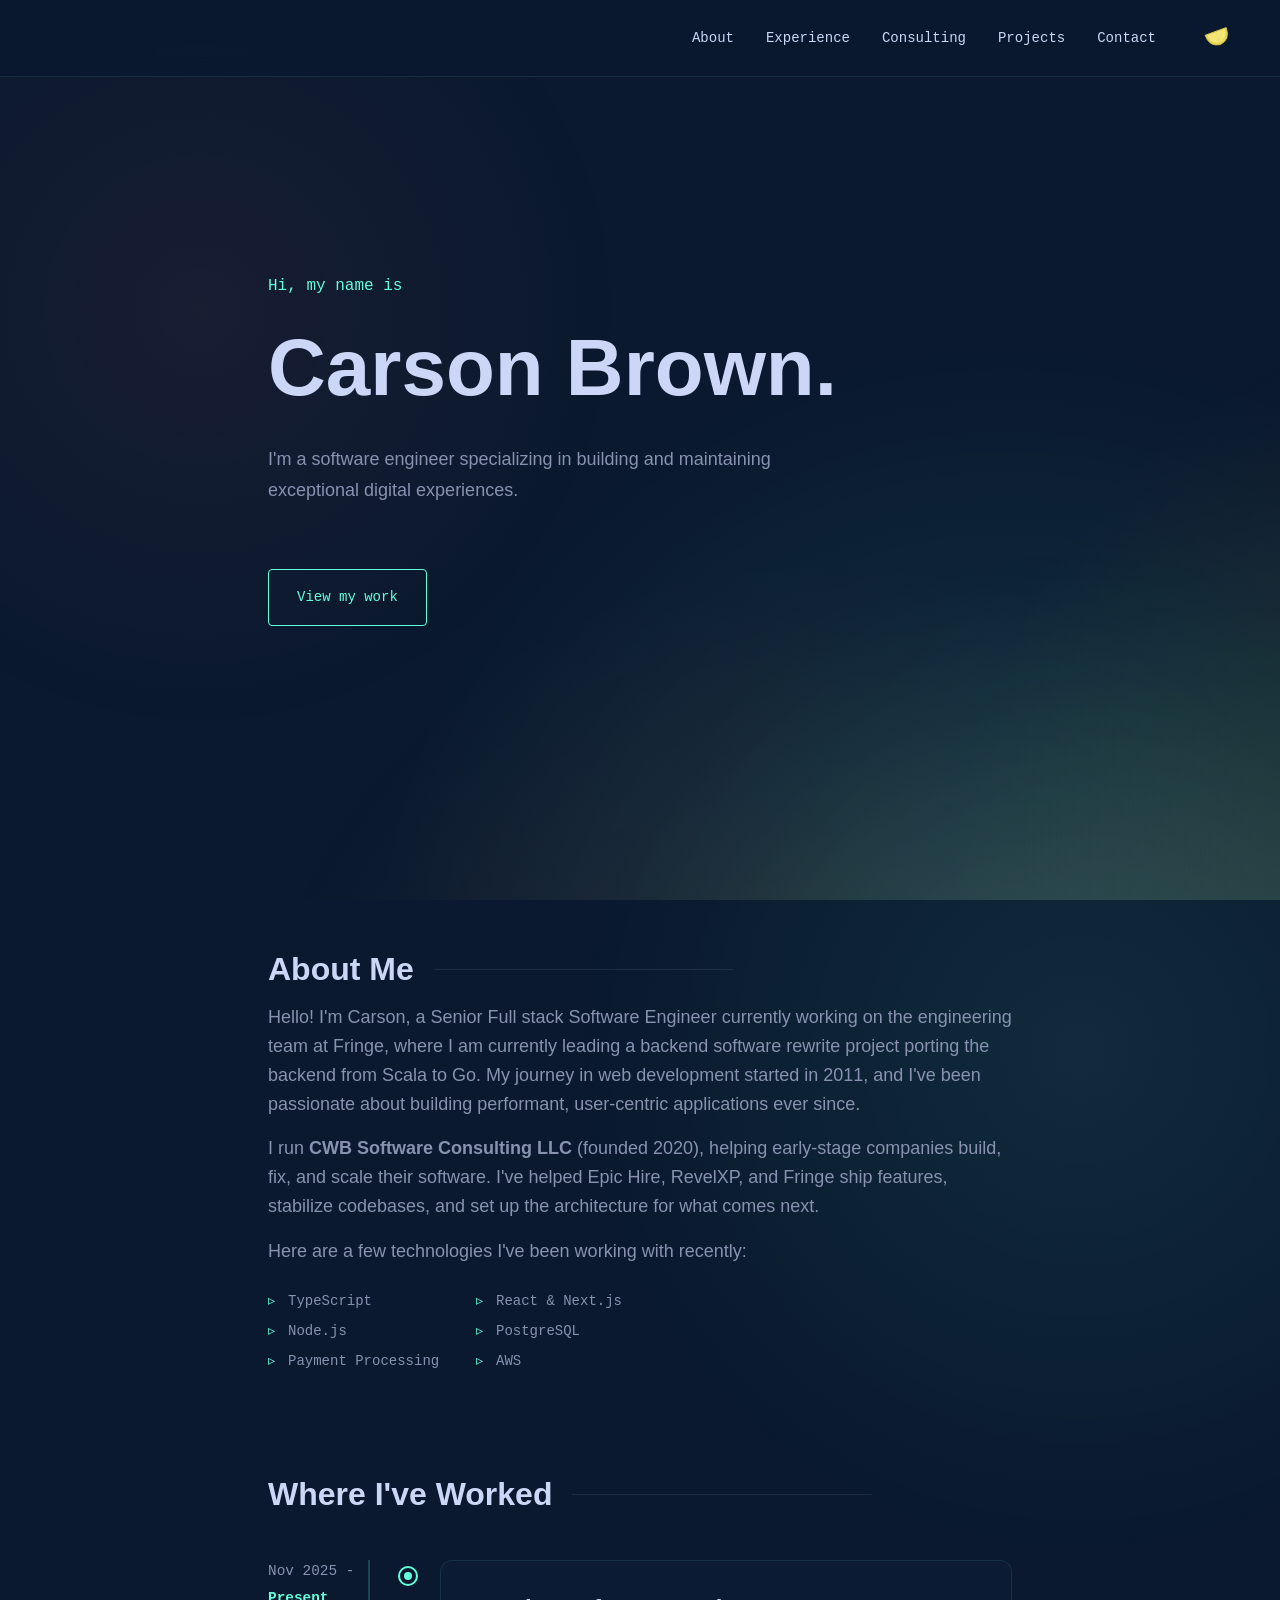
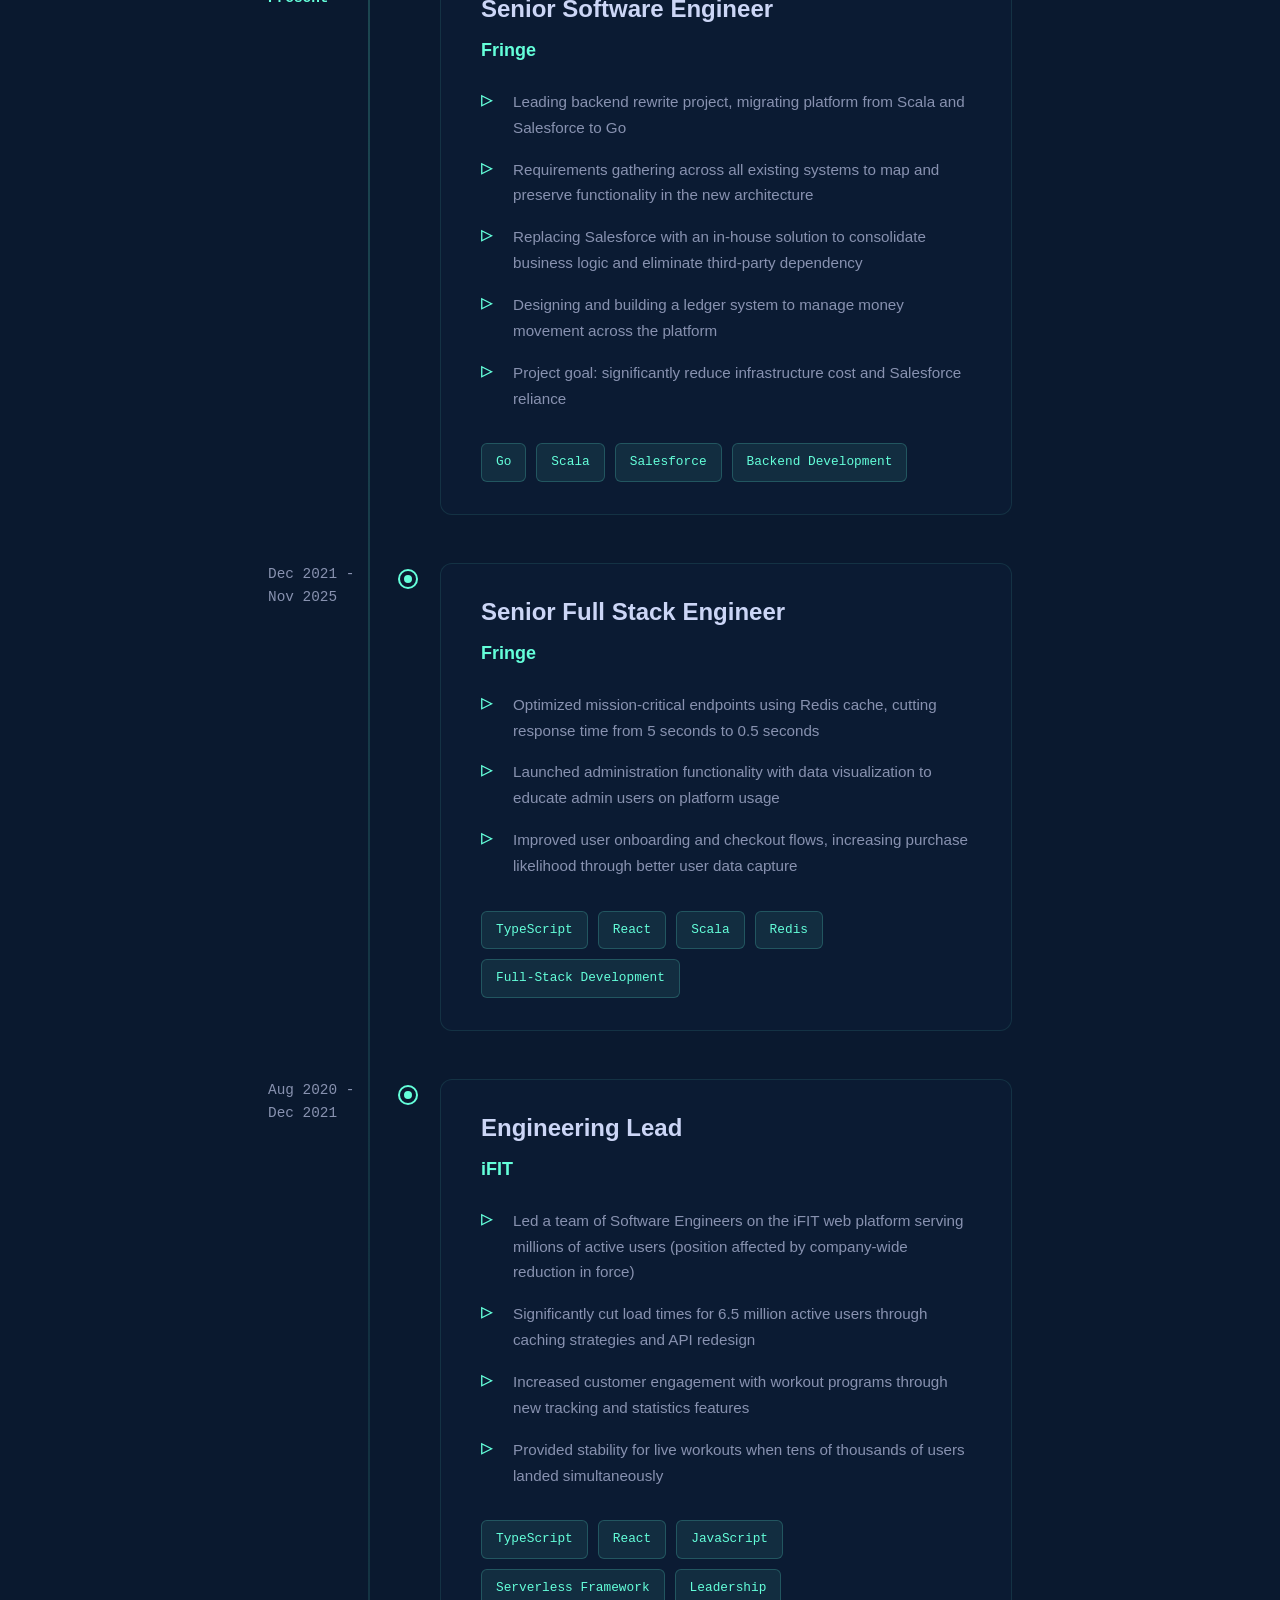
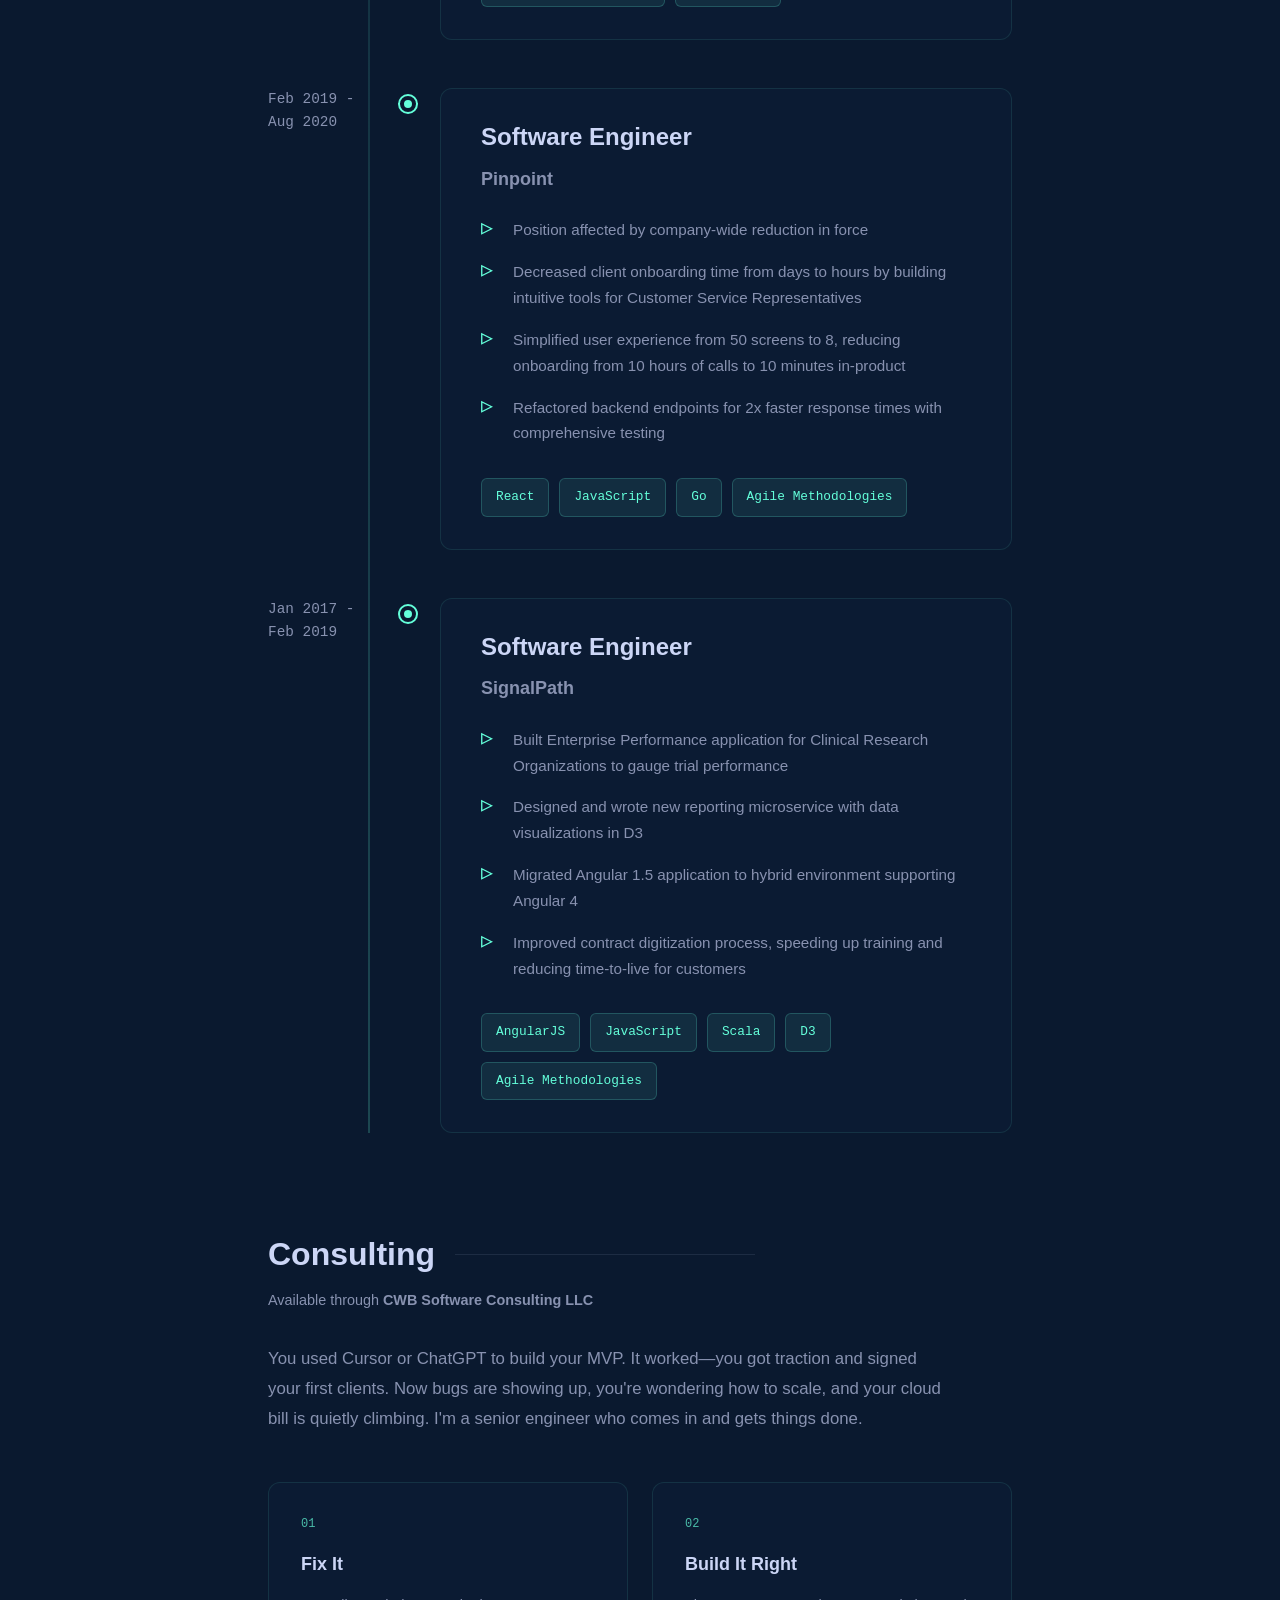
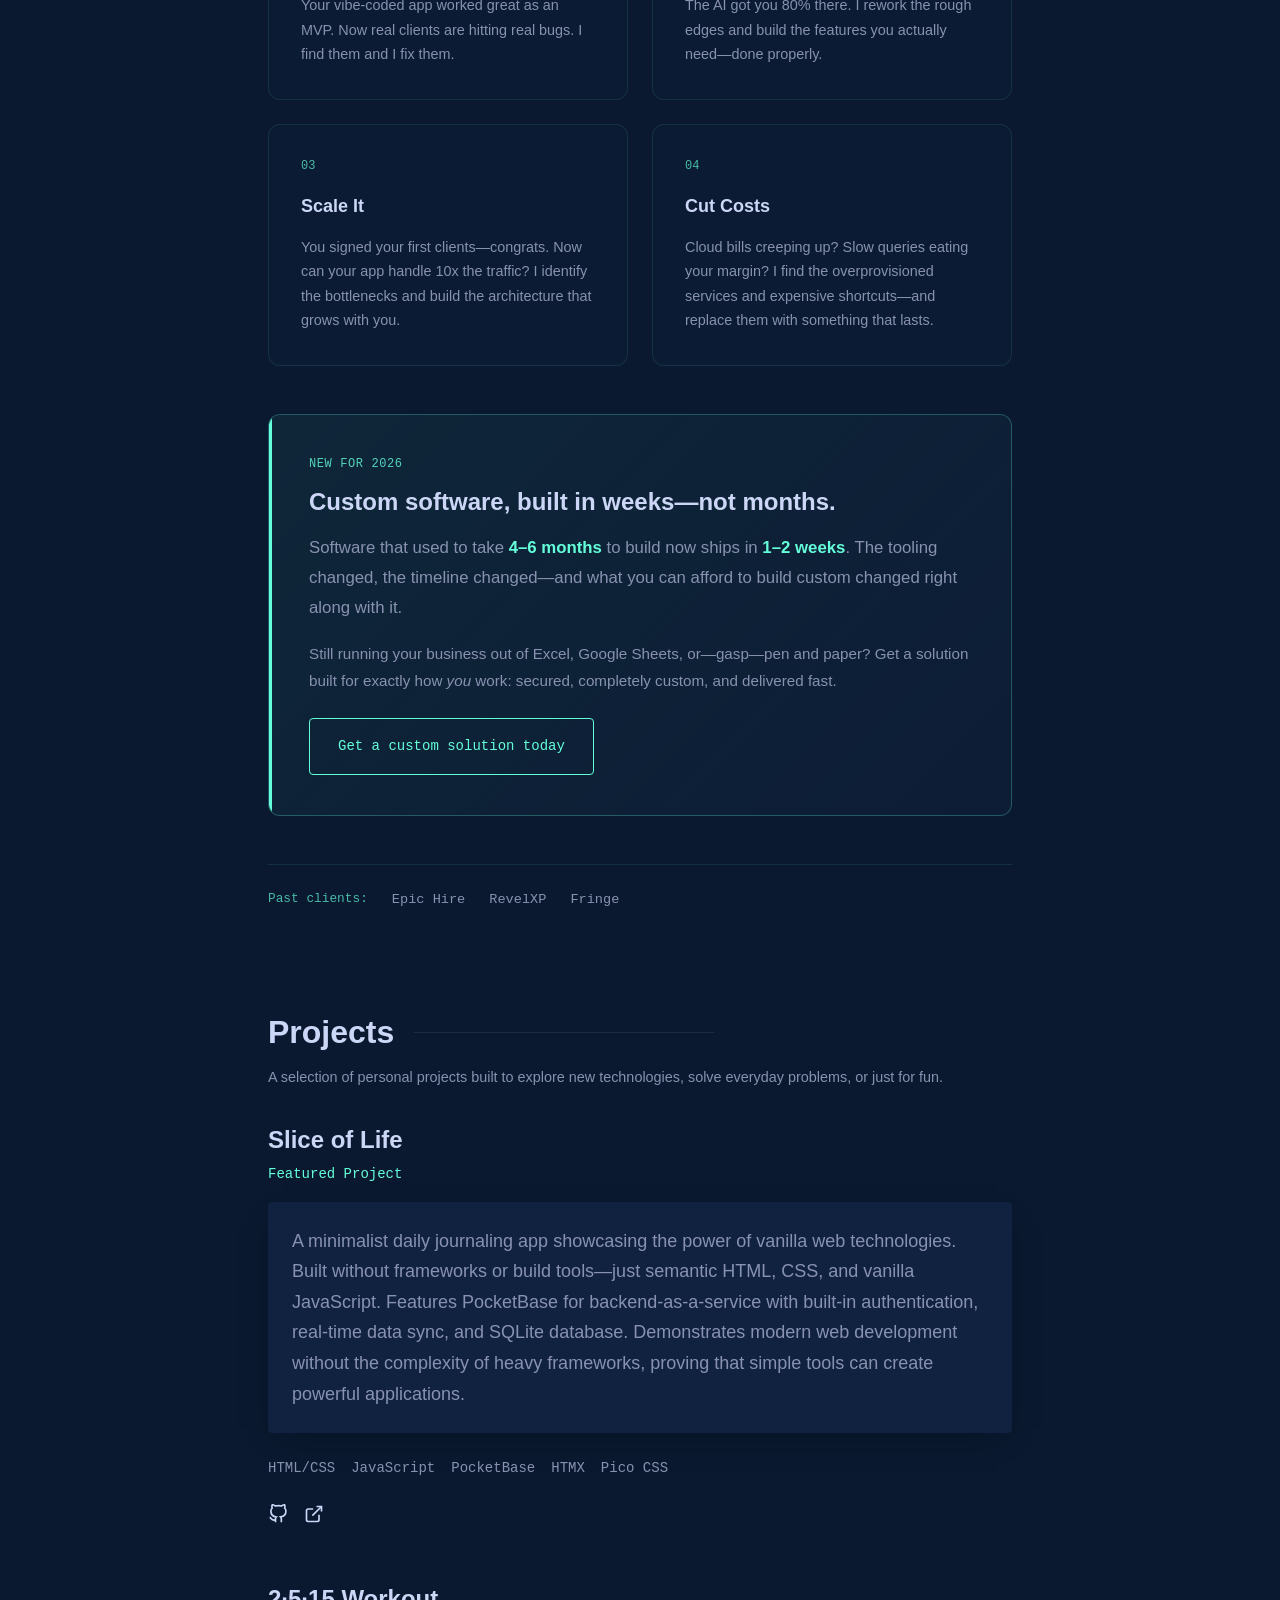
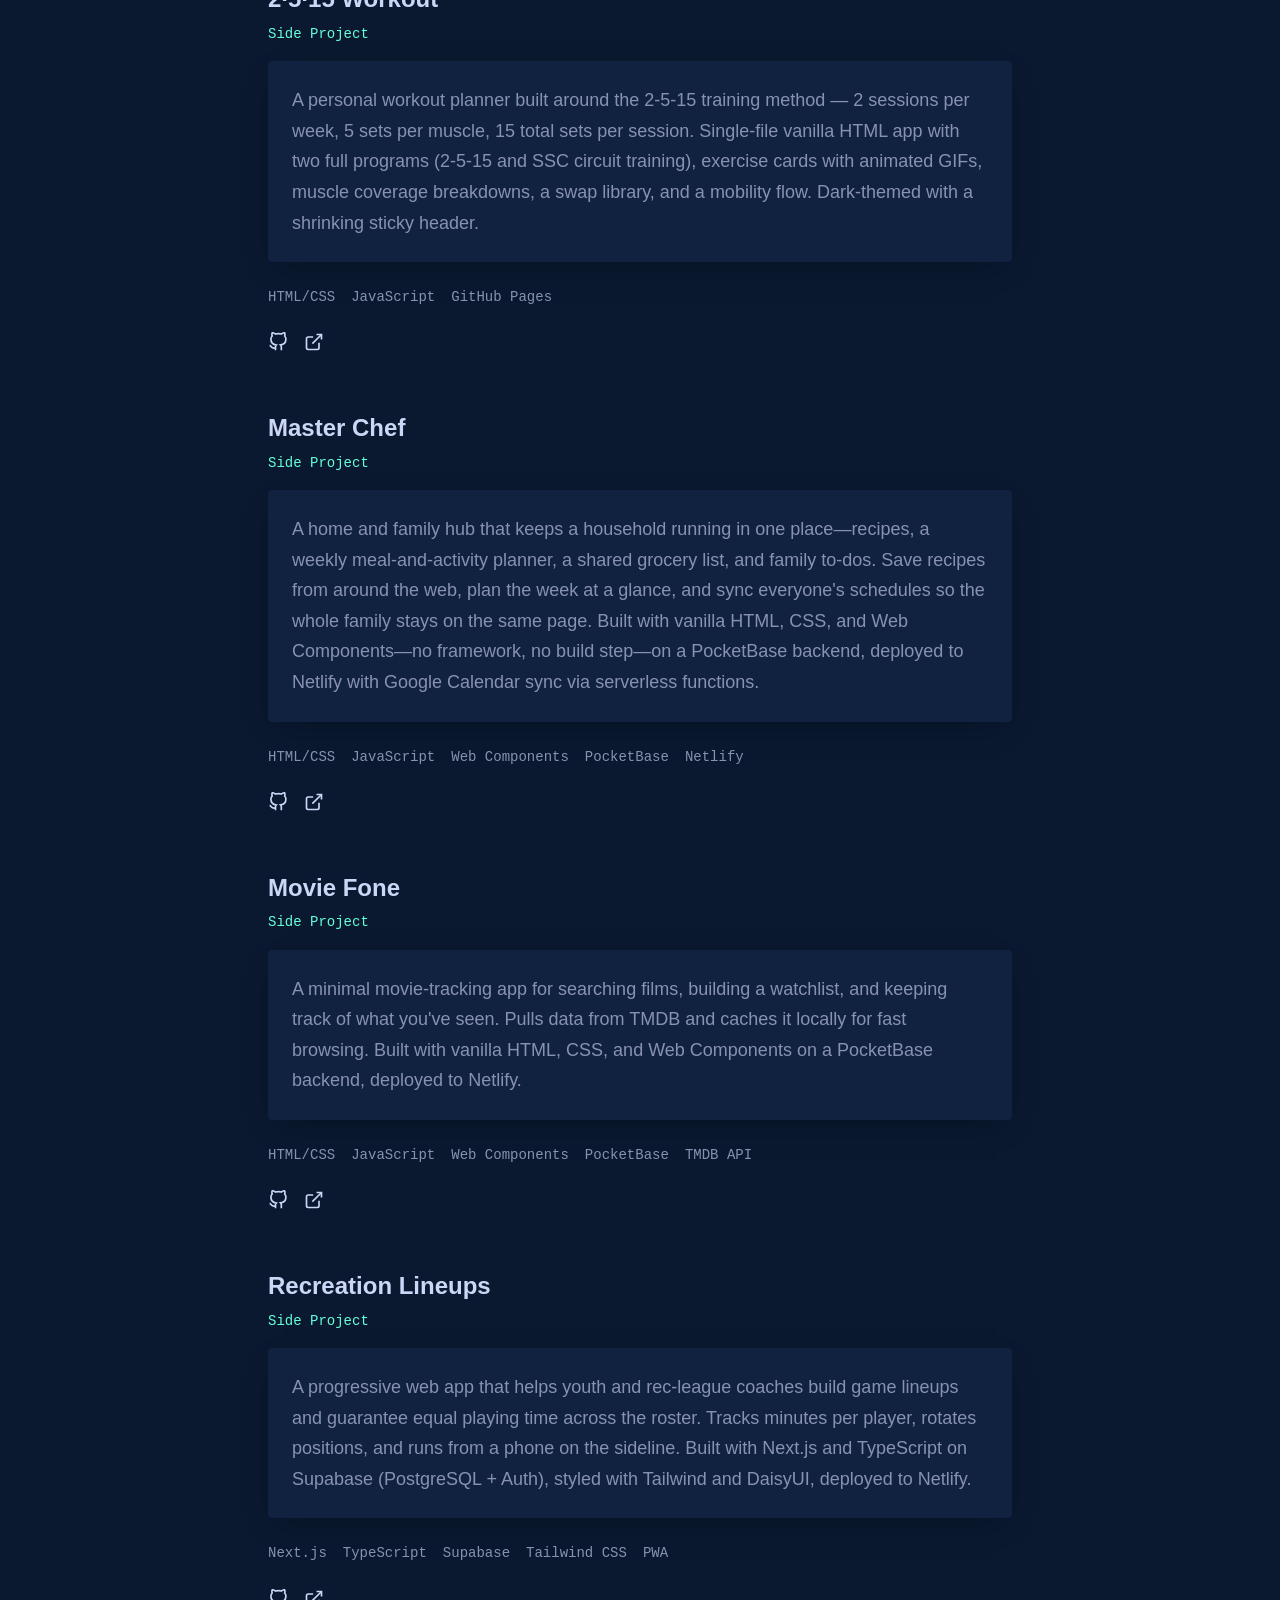
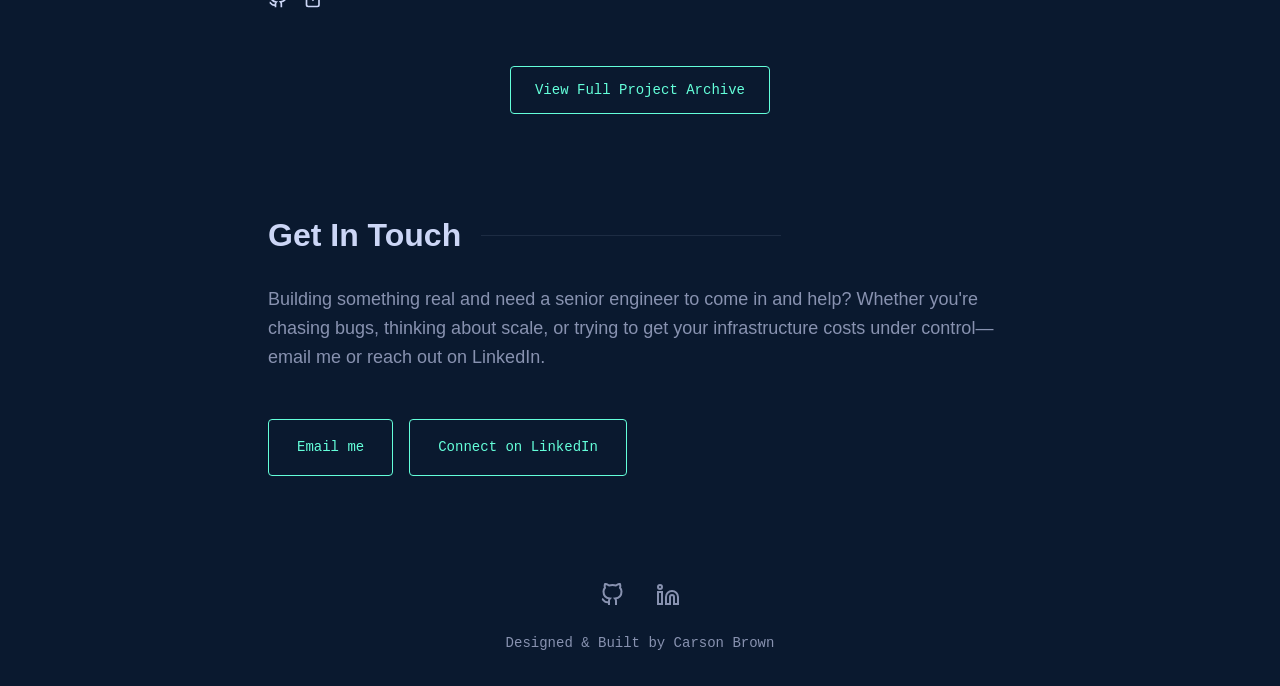
<file: public/index.html>
<!DOCTYPE html>
<html lang="en">
<head>
  <meta charset="UTF-8">
  <meta name="viewport" content="width=device-width, initial-scale=1.0">
  <title>Carson Brown - Software Engineer</title>
  <link rel="stylesheet" href="styles/landing.css">
</head>
<body>
  <!-- Navigation -->
  <nav id="main-nav">
    <button class="nav-toggle" aria-label="Toggle menu" aria-expanded="false">
      <span></span><span></span><span></span>
    </button>
    <div class="nav-links">
      <a href="#about">About</a>
      <a href="#experience">Experience</a>
      <a href="#consulting">Consulting</a>
      <a href="#projects">Projects</a>
      <a href="#contact">Contact</a>
      <a href="app/dashboard.html" class="lemon-link" aria-label="Login" title="Login to Slice of Life">
        <svg xmlns="http://www.w3.org/2000/svg" width="28" height="28" viewBox="0 0 100 60" fill="none">
          <path d="M 10,55 Q 10,10 50,5 Q 90,10 90,55 Z" fill="#E8D852" stroke="#D4C74A" stroke-width="3"/>
          <path d="M 18,52 Q 18,18 50,14 Q 82,18 82,52 Z" fill="#F4E87C" stroke="none"/>
          <line x1="50" y1="5" x2="50" y2="55" stroke="#E8D852" stroke-width="2"/>
          <line x1="50" y1="10" x2="25" y2="52" stroke="#E8D852" stroke-width="1.5" opacity="0.8"/>
          <line x1="50" y1="10" x2="35" y2="54" stroke="#E8D852" stroke-width="1.5" opacity="0.8"/>
          <line x1="50" y1="10" x2="65" y2="54" stroke="#E8D852" stroke-width="1.5" opacity="0.8"/>
          <line x1="50" y1="10" x2="75" y2="52" stroke="#E8D852" stroke-width="1.5" opacity="0.8"/>
        </svg>
      </a>
    </div>
  </nav>

  <!-- Hero Section -->
  <section id="hero">
    <div class="hero-bg"></div>
    <div class="hero-content">
      <p class="greeting">Hi, my name is</p>
      <h1>Carson Brown.</h1>
      <p class="description">
        I'm a software engineer specializing in building and maintaining exceptional digital experiences. 
      </p>
      <a href="#projects" class="cta-button">View my work</a>
    </div>
  </section>

  <!-- About Section -->
  <section id="about">
    <h2 class="section-title">About Me</h2>
    <div class="about-content">
      <div class="about-text">
        <p>
          Hello! I'm Carson, a Senior Full stack Software Engineer currently working on the engineering team at Fringe, 
          where I am currently leading a backend software rewrite project porting the backend from Scala to Go. 
          My journey in web development started in 2011, and I've been passionate about building 
          performant, user-centric applications ever since.
        </p>
        <p>
          I run <strong>CWB Software Consulting LLC</strong> (founded 2020), helping early-stage companies
          build, fix, and scale their software. I've helped Epic Hire, RevelXP, and Fringe ship features,
          stabilize codebases, and set up the architecture for what comes next.
        </p>
        <p>Here are a few technologies I've been working with recently:</p>
        <ul class="skills-list">
          <li>TypeScript</li>
          <li>React & Next.js</li>
          <li>Node.js</li>
          <li>PostgreSQL</li>
          <li>Payment Processing</li>
          <li>AWS</li>
        </ul>
      </div>
    </div>
  </section>

  <!-- Experience Section -->
  <section id="experience">
    <h2 class="section-title">Where I've Worked</h2>
    <div class="experience-list" id="experience-container">
      <!-- Experience items will be inserted here by experience-render.js -->
    </div>
  </section>

  <!-- Consulting Section -->
  <section id="consulting">
    <h2 class="section-title">Consulting</h2>
    <p class="section-subtitle">Available through <strong>CWB Software Consulting LLC</strong></p>

    <div class="consulting-intro">
      <p>You used Cursor or ChatGPT to build your MVP. It worked—you got traction and signed
      your first clients. Now bugs are showing up, you're wondering how to scale, and your
      cloud bill is quietly climbing. I'm a senior engineer who comes in and gets things done.</p>
    </div>

    <div class="offering-grid">
      <div class="offering-card">
        <div class="offering-number">01</div>
        <h3>Fix It</h3>
        <p>Your vibe-coded app worked great as an MVP. Now real clients are hitting real bugs.
        I find them and I fix them.</p>
      </div>
      <div class="offering-card">
        <div class="offering-number">02</div>
        <h3>Build It Right</h3>
        <p>The AI got you 80% there. I rework the rough edges and build the features
        you actually need—done properly.</p>
      </div>
      <div class="offering-card">
        <div class="offering-number">03</div>
        <h3>Scale It</h3>
        <p>You signed your first clients—congrats. Now can your app handle 10x the traffic?
        I identify the bottlenecks and build the architecture that grows with you.</p>
      </div>
      <div class="offering-card">
        <div class="offering-number">04</div>
        <h3>Cut Costs</h3>
        <p>Cloud bills creeping up? Slow queries eating your margin? I find the overprovisioned
        services and expensive shortcuts—and replace them with something that lasts.</p>
      </div>
    </div>

    <!-- Build Fast callout -->
    <div class="build-fast">
      <p class="build-fast-eyebrow">New for 2026</p>
      <h3>Custom software, built in weeks—not months.</h3>
      <p class="build-fast-lead">
        Software that used to take <strong>4–6 months</strong> to build now ships in
        <strong>1–2 weeks</strong>. The tooling changed, the timeline changed—and what
        you can afford to build custom changed right along with it.
      </p>
      <p>
        Still running your business out of Excel, Google Sheets, or—gasp—pen and paper?
        Get a solution built for exactly how <em>you</em> work: secured, completely
        custom, and delivered fast.
      </p>
      <a href="#contact" class="cta-button">Get a custom solution today</a>
    </div>

    <div class="past-clients">
      <span class="past-clients-label">Past clients:</span>
      <span>Epic Hire</span>
      <span>RevelXP</span>
      <span>Fringe</span>
    </div>
  </section>

  <!-- Projects Section -->
  <section id="projects">
    <h2 class="section-title">Projects</h2>
    <p class="section-subtitle">A selection of personal projects built to explore new technologies, solve everyday problems, or just for fun.</p>
    <div class="project-list"></div>
    <div class="all-projects-link">
      <a href="/archive.html">View Full Project Archive</a>
    </div>
  </section>

  <!-- Contact Section -->
  <section id="contact">
    <h2 class="section-title">Get In Touch</h2>
    <div class="contact-content">
      <p>
        Building something real and need a senior engineer to come in and help? Whether you're
        chasing bugs, thinking about scale, or trying to get your infrastructure costs under
        control—email me or reach out on LinkedIn.
      </p>
      <div class="contact-actions">
        <a href="mailto:hello@carwbrown.com" class="cta-button">Email me</a>
        <a href="https://www.linkedin.com/in/carwbrown/" class="cta-button" target="_blank">Connect on LinkedIn</a>
      </div>
    </div>
  </section>

  <!-- Footer -->
  <footer>
    <div class="social-links">
      <a href="https://github.com/carwbrown" aria-label="GitHub">
        <svg xmlns="http://www.w3.org/2000/svg" width="24" height="24" viewBox="0 0 24 24" fill="none" stroke="currentColor" stroke-width="2">
          <path d="M9 19c-5 1.5-5-2.5-7-3m14 6v-3.87a3.37 3.37 0 0 0-.94-2.61c3.14-.35 6.44-1.54 6.44-7A5.44 5.44 0 0 0 20 4.77 5.07 5.07 0 0 0 19.91 1S18.73.65 16 2.48a13.38 13.38 0 0 0-7 0C6.27.65 5.09 1 5.09 1A5.07 5.07 0 0 0 5 4.77a5.44 5.44 0 0 0-1.5 3.78c0 5.42 3.3 6.61 6.44 7A3.37 3.37 0 0 0 9 18.13V22"></path>
        </svg>
      </a>
      <a href="https://www.linkedin.com/in/carwbrown/" aria-label="LinkedIn">
        <svg xmlns="http://www.w3.org/2000/svg" width="24" height="24" viewBox="0 0 24 24" fill="none" stroke="currentColor" stroke-width="2">
          <path d="M16 8a6 6 0 0 1 6 6v7h-4v-7a2 2 0 0 0-2-2 2 2 0 0 0-2 2v7h-4v-7a6 6 0 0 1 6-6z"></path>
          <rect x="2" y="9" width="4" height="12"></rect>
          <circle cx="4" cy="4" r="2"></circle>
        </svg>
      </a>
    </div>
    <p class="footer-text">Designed & Built by Carson Brown</p>
  </footer>

  <!-- Nav toggle -->
  <script>
    const navToggle = document.querySelector('.nav-toggle');
    const mainNav = document.getElementById('main-nav');
    navToggle.addEventListener('click', () => {
      const isOpen = mainNav.classList.toggle('open');
      navToggle.setAttribute('aria-expanded', isOpen);
    });
    document.querySelectorAll('.nav-links a').forEach(link => {
      link.addEventListener('click', () => {
        mainNav.classList.remove('open');
        navToggle.setAttribute('aria-expanded', false);
      });
    });
  </script>

  <!-- Scripts -->
  <script src="scripts/projects-data.js"></script>
  <script src="scripts/projects-render.js"></script>
  <script src="scripts/experience-data.js"></script>
  <script src="scripts/experience-render.js"></script>
  <script src="scripts/landing.js"></script>
</body>
</html>
</file>
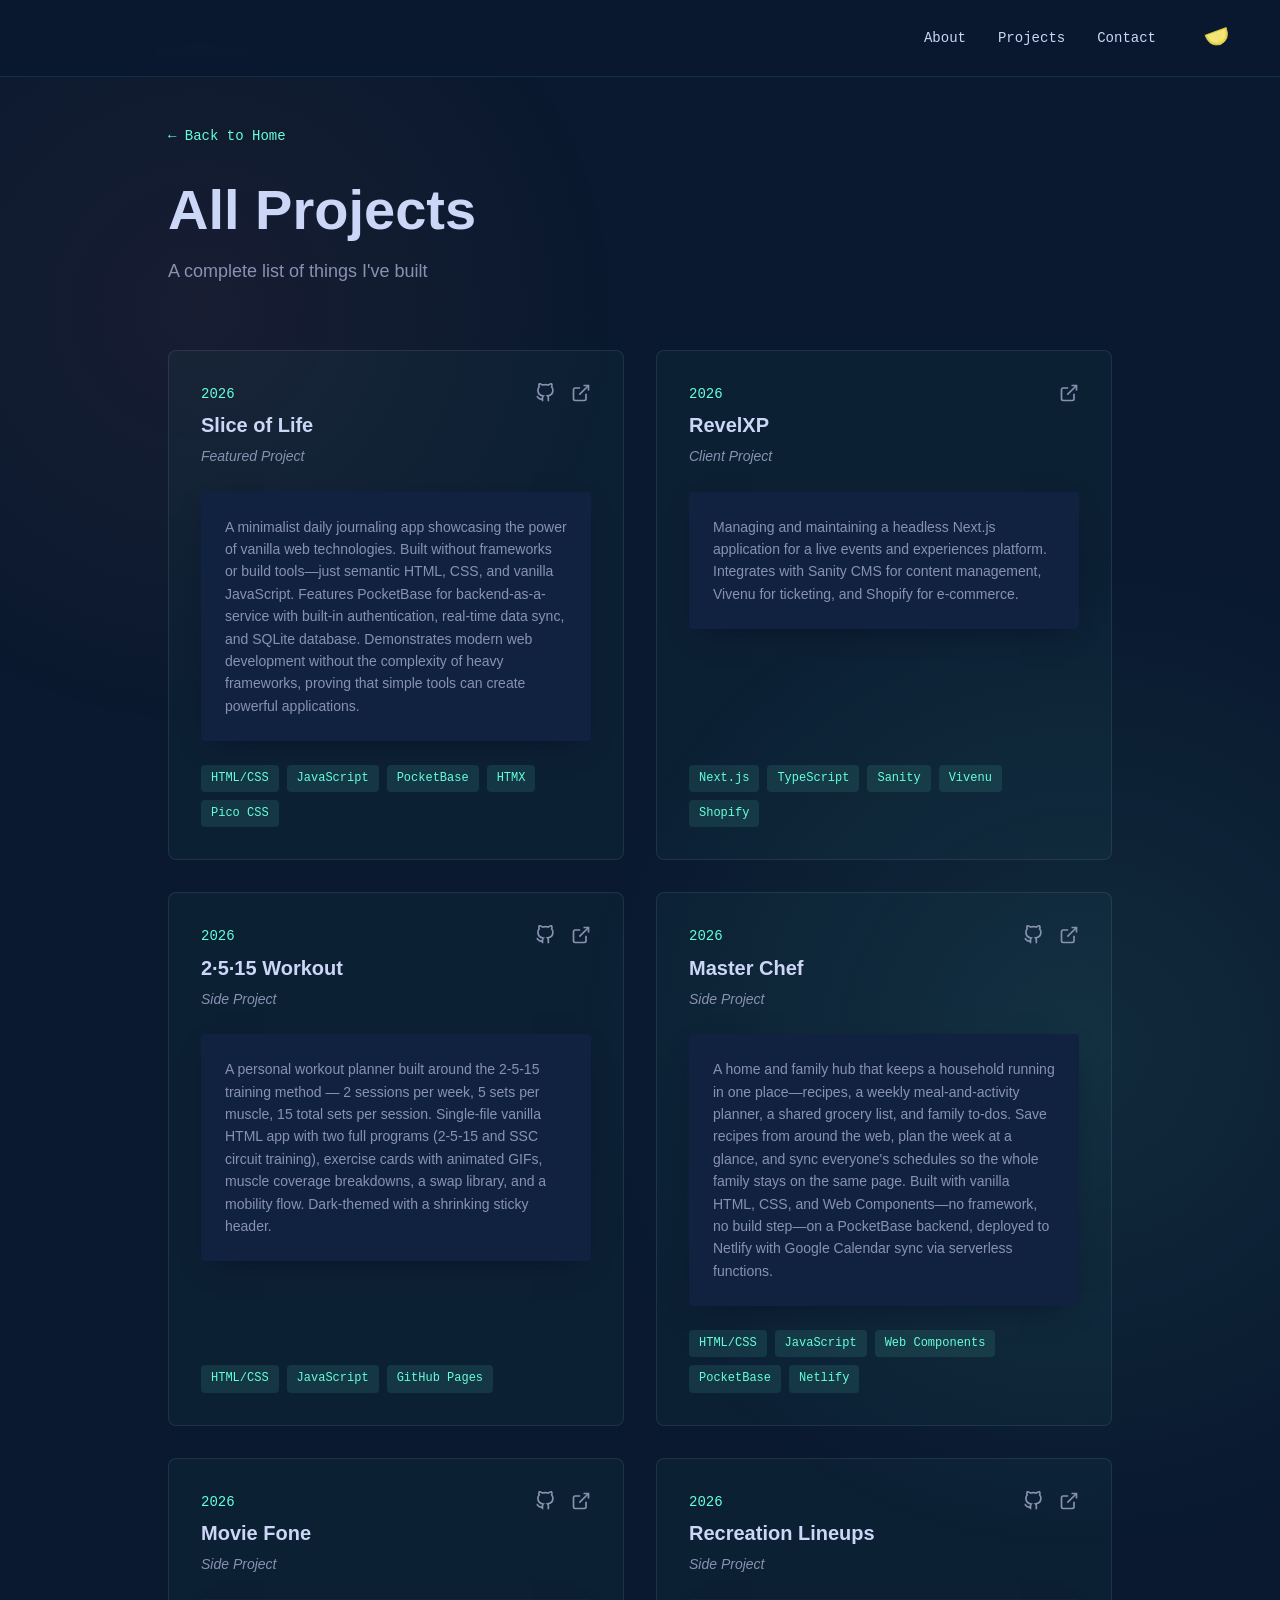
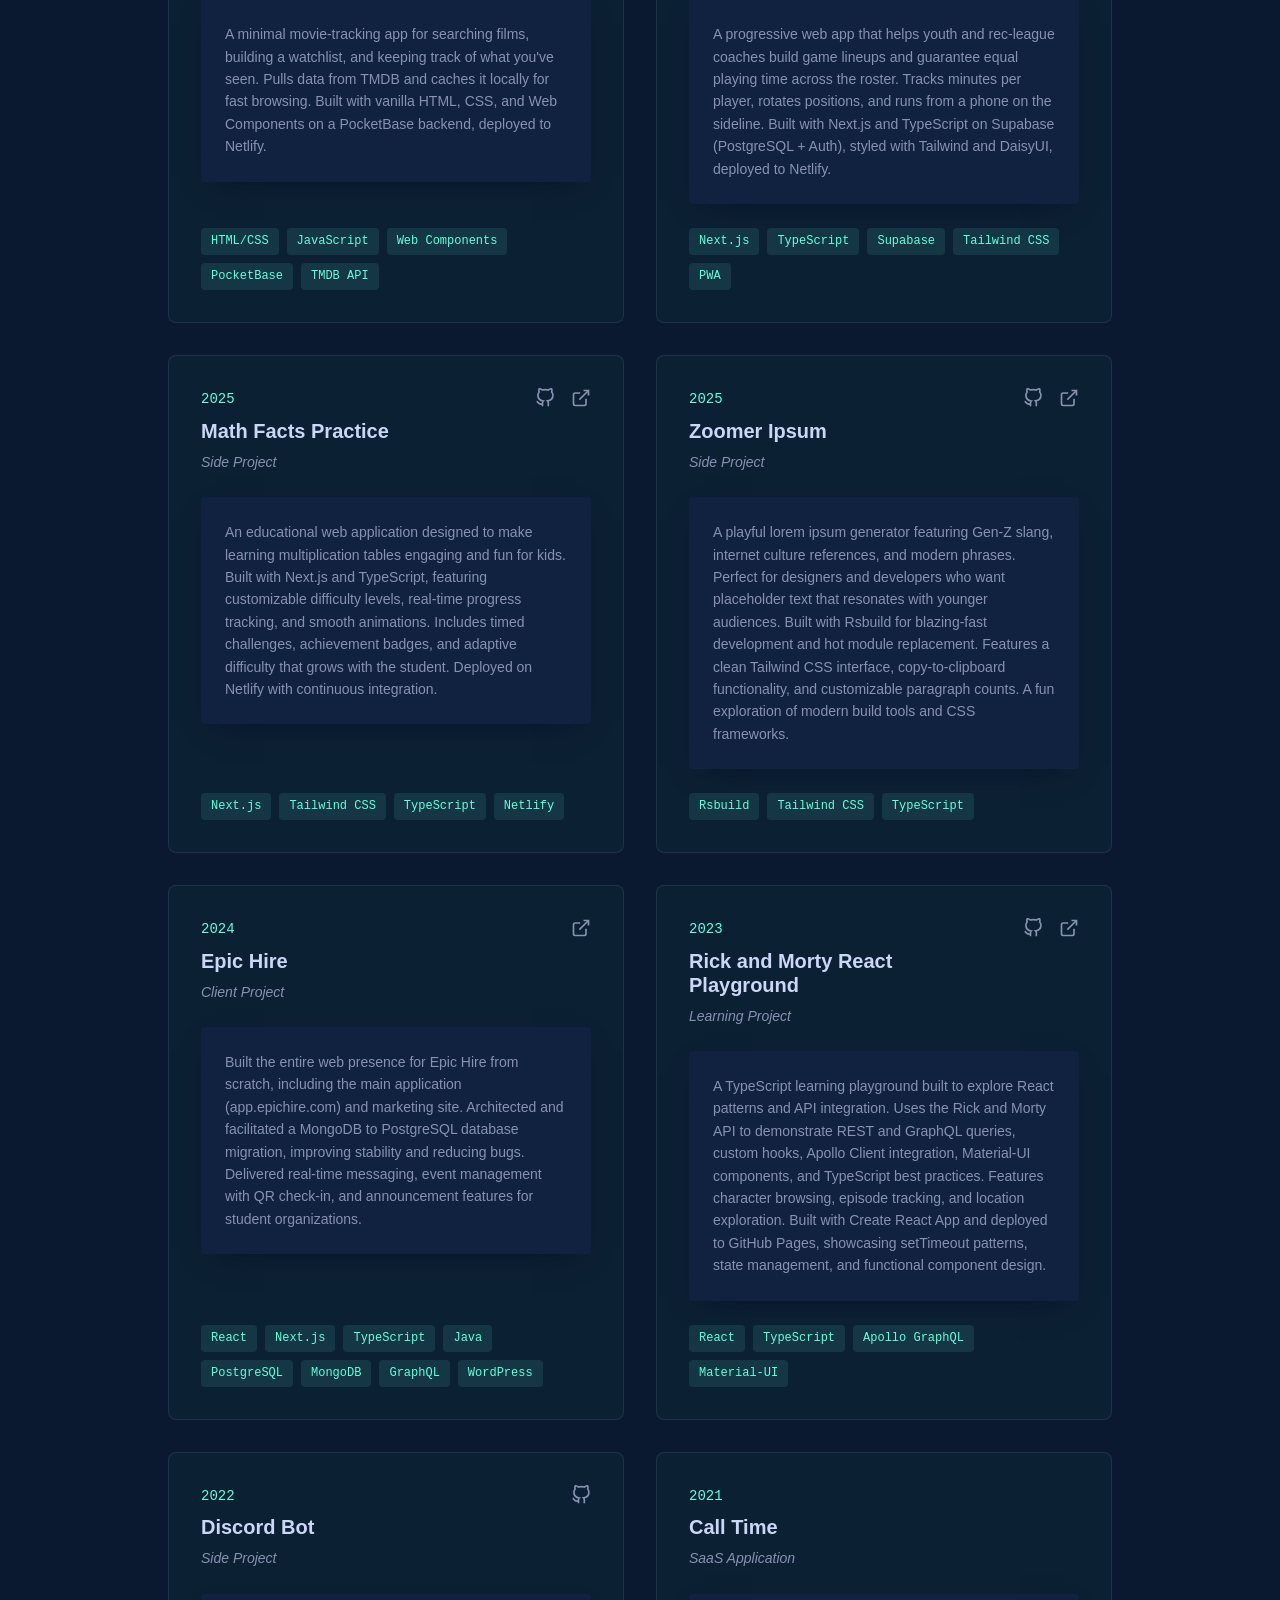
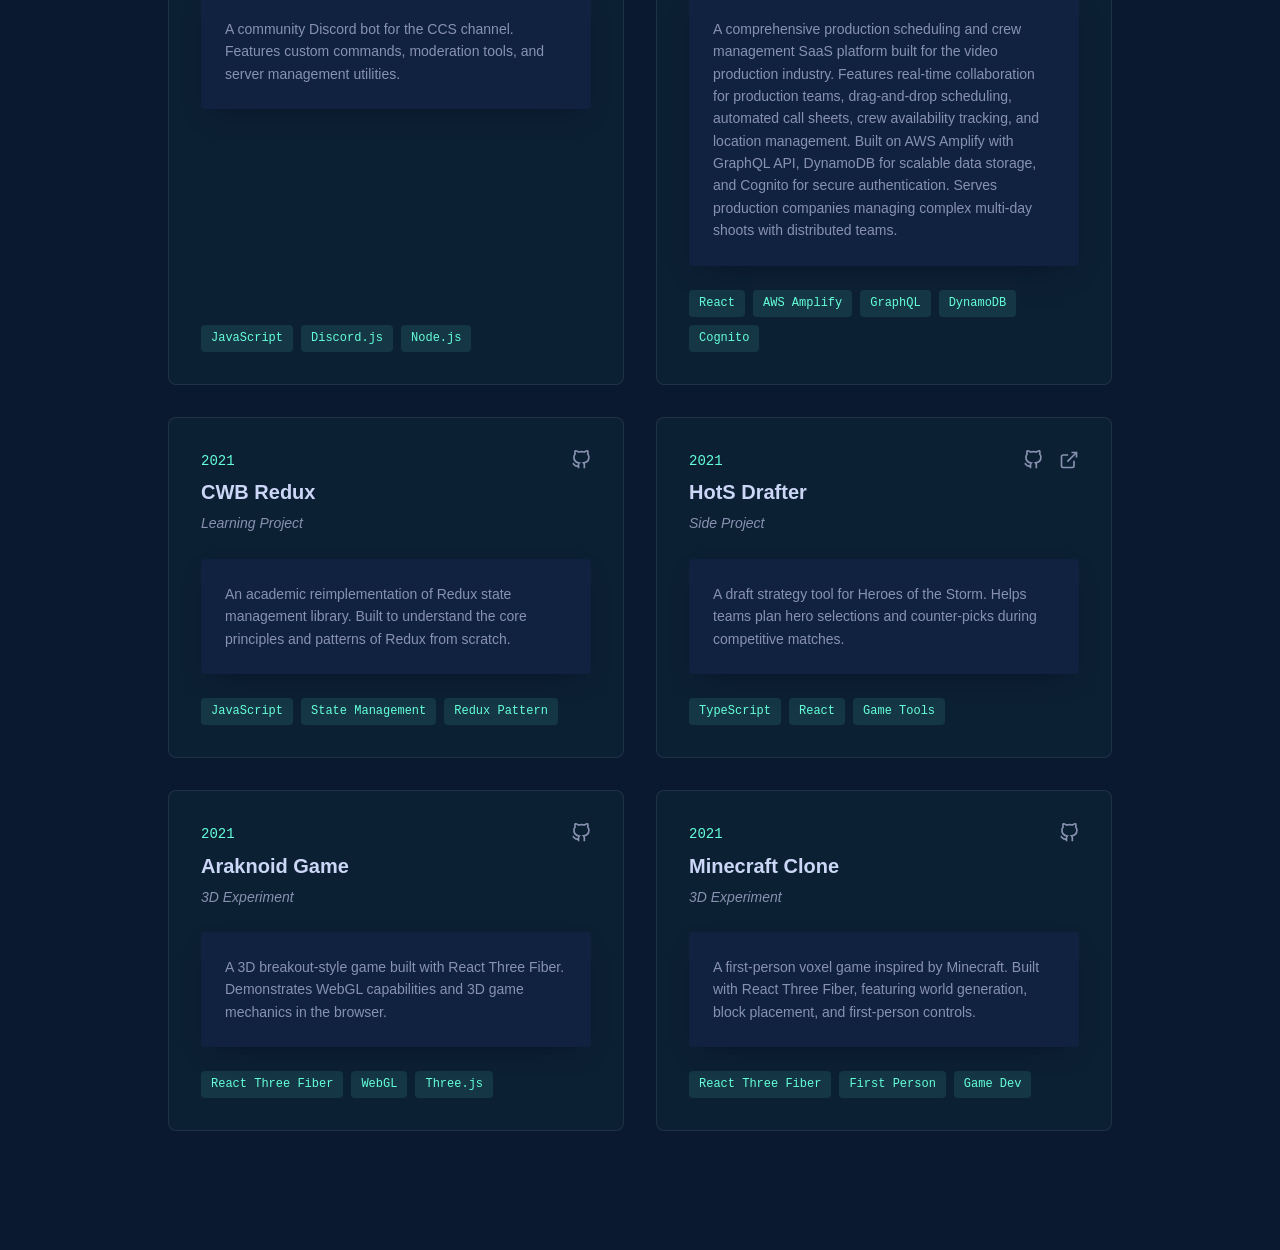
<file: public/archive.html>
<!DOCTYPE html>
<html lang="en">
<head>
  <meta charset="UTF-8">
  <meta name="viewport" content="width=device-width, initial-scale=1.0">
  <title>Project Archive - Carson Brown</title>
  <link rel="stylesheet" href="styles/landing.css">
  <style>
    .archive-container {
      min-height: 100vh;
      padding: 120px clamp(1.5rem, 10vw, 10rem);
      max-width: 1200px;
      margin: 0 auto;
    }

    .archive-header {
      margin-bottom: 4rem;
    }

    .archive-header h1 {
      font-size: clamp(2.5rem, 6vw, 3.5rem);
      color: var(--text-primary);
      margin-bottom: 1rem;
    }

    .archive-header p {
      color: var(--text-secondary);
      font-size: 1.125rem;
    }

    .back-link {
      display: inline-flex;
      align-items: center;
      gap: 0.5rem;
      color: var(--accent);
      text-decoration: none;
      font-family: var(--font-mono);
      font-size: 0.875rem;
      margin-bottom: 2rem;
      transition: var(--transition);
    }

    .back-link:hover {
      transform: translateX(-5px);
    }

    .projects-grid {
      display: grid;
      grid-template-columns: repeat(auto-fill, minmax(350px, 1fr));
      gap: 2rem;
      margin-top: 2rem;
    }

    .project-card {
      background: rgba(100, 255, 218, 0.03);
      border: 1px solid rgba(204, 214, 246, 0.1);
      border-radius: 8px;
      padding: 2rem;
      transition: var(--transition);
      display: flex;
      flex-direction: column;
      gap: 1rem;
    }

    .project-card:hover {
      transform: translateY(-5px);
      border-color: rgba(100, 255, 218, 0.3);
      background: rgba(100, 255, 218, 0.05);
    }

    .project-card-header {
      display: flex;
      justify-content: space-between;
      align-items: flex-start;
      gap: 1rem;
    }

    .project-card-info {
      flex: 1;
    }

    .project-year {
      font-family: var(--font-mono);
      color: var(--accent);
      font-size: 0.875rem;
      margin-bottom: 0.5rem;
    }

    .project-title {
      font-weight: 600;
      color: var(--text-primary);
      font-size: 1.25rem;
      margin-bottom: 0.5rem;
      line-height: 1.2;
    }

    .project-title a {
      color: inherit;
      text-decoration: none;
      transition: var(--transition);
    }

    .project-title a:hover {
      color: var(--accent);
    }

    .project-category {
      color: var(--text-secondary);
      font-size: 0.875rem;
      font-style: italic;
    }

    .project-links {
      display: flex;
      gap: 1rem;
      flex-shrink: 0;
    }

    .project-links a {
      color: var(--text-secondary);
      transition: var(--transition);
      display: flex;
      align-items: center;
    }

    .project-links a:hover {
      color: var(--accent);
    }

    .project-description {
      color: var(--text-secondary);
      font-size: 0.875rem;
      line-height: 1.6;
      margin: 0.5rem 0;
    }

    .project-tech {
      display: flex;
      flex-wrap: wrap;
      gap: 0.5rem;
      margin-top: auto;
    }

    .project-tech span {
      font-family: var(--font-mono);
      font-size: 0.75rem;
      color: var(--accent);
      background: rgba(100, 255, 218, 0.1);
      padding: 0.25rem 0.625rem;
      border-radius: 4px;
    }

    @media (max-width: 768px) {
      .projects-grid {
        grid-template-columns: 1fr;
        gap: 1.5rem;
      }

      .project-card {
        padding: 1.5rem;
      }

      .project-title {
        font-size: 1.125rem;
      }
    }
  </style>
</head>
<body>
  <!-- Navigation -->
  <nav>
    <a href="/#about">About</a>
    <a href="/#projects">Projects</a>
    <a href="/#contact">Contact</a>
    <a href="app/dashboard.html" class="lemon-link" aria-label="Login" title="Login to Slice of Life">
      <svg xmlns="http://www.w3.org/2000/svg" width="28" height="28" viewBox="0 0 100 60" fill="none">
        <path d="M 10,55 Q 10,10 50,5 Q 90,10 90,55 Z" fill="#E8D852" stroke="#D4C74A" stroke-width="3"/>
        <path d="M 18,52 Q 18,18 50,14 Q 82,18 82,52 Z" fill="#F4E87C" stroke="none"/>
        <line x1="50" y1="5" x2="50" y2="55" stroke="#E8D852" stroke-width="2"/>
        <line x1="50" y1="10" x2="25" y2="52" stroke="#E8D852" stroke-width="1.5" opacity="0.8"/>
        <line x1="50" y1="10" x2="35" y2="54" stroke="#E8D852" stroke-width="1.5" opacity="0.8"/>
        <line x1="50" y1="10" x2="65" y2="54" stroke="#E8D852" stroke-width="1.5" opacity="0.8"/>
        <line x1="50" y1="10" x2="75" y2="52" stroke="#E8D852" stroke-width="1.5" opacity="0.8"/>
      </svg>
    </a>
  </nav>

  <div class="archive-container">
    <a href="/" class="back-link">← Back to Home</a>
    
    <div class="archive-header">
      <h1>All Projects</h1>
      <p>A complete list of things I've built</p>
    </div>

    <div class="projects-grid" id="archive-projects-container">
      <!-- Projects will be inserted here by JavaScript -->
    </div>
  </div>

  <!-- Scripts -->
  <script src="scripts/projects-data.js"></script>
  <script>
    // Render all projects in card format
    document.addEventListener('DOMContentLoaded', () => {
      const container = document.getElementById('archive-projects-container');
      if (container) {
        const allProjects = getAllProjects();
        container.innerHTML = allProjects.map(project => {
          const githubIcon = `<svg xmlns="http://www.w3.org/2000/svg" width="20" height="20" viewBox="0 0 24 24" fill="none" stroke="currentColor" stroke-width="2">
            <path d="M9 19c-5 1.5-5-2.5-7-3m14 6v-3.87a3.37 3.37 0 0 0-.94-2.61c3.14-.35 6.44-1.54 6.44-7A5.44 5.44 0 0 0 20 4.77 5.07 5.07 0 0 0 19.91 1S18.73.65 16 2.48a13.38 13.38 0 0 0-7 0C6.27.65 5.09 1 5.09 1A5.07 5.07 0 0 0 5 4.77a5.44 5.44 0 0 0-1.5 3.78c0 5.42 3.3 6.61 6.44 7A3.37 3.37 0 0 0 9 18.13V22"></path>
          </svg>`;
          
          const externalIcon = `<svg xmlns="http://www.w3.org/2000/svg" width="20" height="20" viewBox="0 0 24 24" fill="none" stroke="currentColor" stroke-width="2">
            <path d="M18 13v6a2 2 0 0 1-2 2H5a2 2 0 0 1-2-2V8a2 2 0 0 1 2-2h6"></path>
            <polyline points="15 3 21 3 21 9"></polyline>
            <line x1="10" y1="14" x2="21" y2="3"></line>
          </svg>`;

          const techTags = project.technologies.map(tech => `<span>${tech}</span>`).join('');
          
          const githubLink = project.githubUrl 
            ? `<a href="${project.githubUrl}" target="_blank" rel="noopener noreferrer" aria-label="View GitHub repository">${githubIcon}</a>`
            : '';
          
          const liveLink = project.liveUrl 
            ? `<a href="${project.liveUrl}" target="_blank" rel="noopener noreferrer" aria-label="View live site">${externalIcon}</a>`
            : '';

          const projectLink = project.liveUrl || project.githubUrl || '#';

          return `
            <article class="project-card">
              <div class="project-card-header">
                <div class="project-card-info">
                  <div class="project-year">${project.year}</div>
                  <h3 class="project-title">
                    <a href="${projectLink}" target="_blank" rel="noopener noreferrer">${project.title}</a>
                  </h3>
                  <div class="project-category">${project.category}</div>
                </div>
                <div class="project-links">
                  ${githubLink}
                  ${liveLink}
                </div>
              </div>
              ${project.description ? `<p class="project-description">${project.description}</p>` : ''}
              <div class="project-tech">
                ${techTags}
              </div>
            </article>
          `;
        }).join('');
      }
    });
  </script>
  <script src="scripts/landing.js"></script>
</body>
</html>
</file>
<file: public/styles/landing.css>
/* Modern Minimal Portfolio Theme */

* {
  margin: 0;
  padding: 0;
  box-sizing: border-box;
}

:root {
  --bg-primary: #0a192f;
  --bg-secondary: #112240;
  --text-primary: #ccd6f6;
  --text-secondary: #8892b0;
  --accent: #64ffda;
  --accent-hover: #52e6c6;
  --max-width: 1000px;
  --font-mono: 'SF Mono', 'Fira Code', 'Fira Mono', 'Roboto Mono', monospace;
  --font-sans: -apple-system, BlinkMacSystemFont, 'Segoe UI', Roboto, sans-serif;
  --transition: all 0.25s cubic-bezier(0.645, 0.045, 0.355, 1);
}

html {
  scroll-behavior: smooth;
}

body {
  font-family: var(--font-sans);
  background: var(--bg-primary);
  color: var(--text-secondary);
  line-height: 1.6;
  font-size: 18px;
  overflow-x: hidden;
  position: relative;
}

body::before,
body::after {
  content: '';
  position: fixed;
  border-radius: 40%;
  opacity: 1;
  pointer-events: none;
  z-index: -1;
}

body::before {
  width: 1200px;
  height: 1200px;
  top: 50%;
  right: -400px;
  background: radial-gradient(ellipse at center, rgba(100, 255, 218, 0.08), transparent 60%);
  animation: wave 20s ease-in-out infinite;
}

body::after {
  width: 1000px;
  height: 1000px;
  bottom: 10%;
  left: -300px;
  background: radial-gradient(ellipse at center, rgba(255, 107, 107, 0.06), transparent 60%);
  animation: wave 18s ease-in-out infinite;
  animation-delay: -9s;
}

/* Navigation */
nav {
  position: fixed;
  top: 0;
  width: 100%;
  background: rgba(10, 25, 47, 0.85);
  backdrop-filter: blur(10px);
  padding: 1.5rem 3rem;
  display: flex;
  justify-content: flex-end;
  align-items: center;
  gap: 2rem;
  z-index: 1000;
  border-bottom: 1px solid rgba(100, 255, 218, 0.1);
}

.nav-links {
  display: flex;
  align-items: center;
  gap: 2rem;
}

.nav-toggle {
  display: none;
  flex-direction: column;
  justify-content: center;
  gap: 5px;
  cursor: pointer;
  background: none;
  border: none;
  padding: 4px;
  z-index: 1001;
}

.nav-toggle span {
  display: block;
  width: 24px;
  height: 2px;
  background: var(--text-primary);
  transition: var(--transition);
  transform-origin: center;
}

nav.open .nav-toggle span:nth-child(1) {
  transform: translateY(7px) rotate(45deg);
}
nav.open .nav-toggle span:nth-child(2) {
  opacity: 0;
}
nav.open .nav-toggle span:nth-child(3) {
  transform: translateY(-7px) rotate(-45deg);
}

nav a {
  color: var(--text-primary);
  text-decoration: none;
  font-family: var(--font-mono);
  font-size: 0.875rem;
  transition: var(--transition);
  position: relative;
}

nav a::before {
  content: '';
  position: absolute;
  bottom: -4px;
  left: 0;
  width: 0;
  height: 1px;
  background: var(--accent);
  transition: var(--transition);
}

nav a:hover {
  color: var(--accent);
}

nav a:hover::before {
  width: 100%;
}

.lemon-link {
  display: flex;
  align-items: center;
  margin-left: 1rem;
}

.lemon-link svg {
  transition: var(--transition);
  transform: rotate(160deg);
}

.lemon-link:hover svg {
  transform: rotate(170deg) scale(1.1);
}

.lemon-link::before {
  display: none;
}

/* Hero Section */
#hero {
  min-height: 100vh;
  display: flex;
  align-items: center;
  justify-content: center;
  position: relative;
  width: 100%;
  max-width: none;
  margin: 0;
  padding: 0;
}

.hero-bg {
  position: absolute;
  top: 0;
  left: 0;
  right: 0;
  bottom: 0;
  z-index: 0;
  pointer-events: none;
  overflow: hidden;
}

.wave-blob {
  position: absolute;
  border-radius: 40%;
  opacity: 1;
  animation: wave 15s ease-in-out infinite;
}

@keyframes wave {
  0%, 100% {
    transform: translate(-50%, -50%) scale(1);
  }
  33% {
    transform: translate(calc(-50% + 30px), calc(-50% - 30px)) scale(1.05);
  }
  66% {
    transform: translate(calc(-50% - 20px), calc(-50% + 20px)) scale(0.95);
  }
}

.hero-content {
  max-width: var(--max-width);
  position: relative;
  z-index: 1;
  padding: 0 clamp(1.5rem, 10vw, 10rem);
  width: 100%;
  margin: 0 auto;
}

.greeting {
  font-family: var(--font-mono);
  font-size: 1rem;
  color: var(--accent);
  margin-bottom: 1.5rem;
}

h1 {
  font-size: clamp(2.5rem, 8vw, 5rem);
  font-weight: 700;
  color: var(--text-primary);
  margin-bottom: 0.5rem;
  line-height: 1.1;
}

h2 {
  font-size: clamp(2rem, 6vw, 4rem);
  font-weight: 700;
  color: var(--text-secondary);
  margin-bottom: 1.5rem;
  line-height: 1.1;
}

.description {
  max-width: 540px;
  margin: 2rem 0;
  line-height: 1.7;
}

.cta-button {
  display: inline-block;
  margin-top: 2rem;
  padding: 1rem 1.75rem;
  color: var(--accent);
  border: 1px solid var(--accent);
  border-radius: 4px;
  font-family: var(--font-mono);
  font-size: 0.875rem;
  text-decoration: none;
  transition: var(--transition);
}

.cta-button:hover {
  background: rgba(100, 255, 218, 0.1);
  transform: translateY(-2px);
}

/* Sections */
section {
  padding: 52px clamp(1.5rem, 10vw, 10rem);
  max-width: var(--max-width);
  margin: 0 auto;
}

.section-title {
  display: flex;
  align-items: center;
  font-size: clamp(1.75rem, 4vw, 2rem);
  color: var(--text-primary);
  font-weight: 700;
  margin-bottom: 1rem;
  white-space: nowrap;
}

.section-title::after {
  content: '';
  display: block;
  width: 300px;
  height: 1px;
  margin-left: 20px;
  background: rgba(204, 214, 246, 0.1);
}

/* About Section */
.about-content {
  display: grid;
  gap: 3rem;
}

.about-text p {
  margin-bottom: 1rem;
}

.skills-list {
  display: grid;
  grid-template-columns: repeat(2, minmax(140px, 200px));
  gap: 0.5rem;
  padding: 0;
  margin-top: 1.5rem;
  list-style: none;
}

.skills-list li {
  position: relative;
  padding-left: 1.25rem;
  font-family: var(--font-mono);
  font-size: 0.875rem;
}

.skills-list li::before {
  content: '▹';
  position: absolute;
  left: 0;
  color: var(--accent);
}

/* Experience Section */

.experience-list {
  display: flex;
  flex-direction: column;
  gap: 3rem;
  margin-top: 3rem;
  position: relative;
}

.experience-list::before {
  content: '';
  position: absolute;
  left: 100px;
  top: 0;
  bottom: 0;
  width: 2px;
  background: linear-gradient(180deg, 
    rgba(100, 255, 218, 0.2) 0%, 
    rgba(100, 255, 218, 0.1) 50%, 
    rgba(100, 255, 218, 0.2) 100%);
}

.experience-item {
  display: grid;
  grid-template-columns: 140px 1fr;
  gap: 2rem;
  position: relative;
}

.experience-timeline {
  text-align: left;
  position: relative;
  padding-right: 3rem;
}

.timeline-marker {
  position: absolute;
  right: -8px;
  top: 8px;
  width: 16px;
  height: 16px;
  border-radius: 50%;
  background: var(--accent);
  border: 4px solid var(--bg-primary);
  box-shadow: 0 0 0 2px var(--accent);
  z-index: 1;
}

.timeline-date {
  font-family: var(--font-mono);
  font-size: 0.9rem;
  color: var(--text-secondary);
  font-weight: 500;
  line-height: 1.6;
}

.current-role {
  color: var(--accent);
  font-weight: 700;
  display: block;
  margin-top: 0.25rem;
}

.experience-content {
  background: rgba(17, 34, 64, 0.3);
  border-radius: 12px;
  padding: 2rem 2.5rem;
  transition: var(--transition);
  border: 1px solid rgba(100, 255, 218, 0.1);
  position: relative;
}

.experience-content::before {
  content: '';
  position: absolute;
  top: 0;
  left: 0;
  right: 0;
  height: 3px;
  background: linear-gradient(90deg, var(--accent), transparent);
  opacity: 0;
  transition: var(--transition);
  border-radius: 12px 12px 0 0;
}

.experience-item:hover .experience-content {
  transform: translateX(8px);
  background: rgba(17, 34, 64, 0.5);
  border-color: rgba(100, 255, 218, 0.3);
  box-shadow: 0 10px 30px -10px rgba(0, 0, 0, 0.4);
}

.experience-item:hover .experience-content::before {
  opacity: 1;
}

.experience-header {
  margin-bottom: 1.5rem;
}

.experience-position {
  font-size: 1.5rem;
  color: var(--text-primary);
  margin-bottom: 0.75rem;
  font-weight: 700;
  line-height: 1.3;
}

.experience-company {
  font-size: 1.125rem;
  font-weight: 600;
  margin: 0;
}

.experience-company a {
  color: var(--accent);
  text-decoration: none;
  transition: var(--transition);
  position: relative;
  display: inline-block;
}

.experience-company a::after {
  content: '';
  position: absolute;
  bottom: -2px;
  left: 0;
  width: 0;
  height: 2px;
  background: var(--accent);
  transition: var(--transition);
}

.experience-company a:hover::after {
  width: 100%;
}

.consulting-wrapper {
  margin-top: 0.75rem;
}

.consulting-badge {
  font-size: 0.8rem;
  font-family: var(--font-mono);
  color: var(--accent);
  background: rgba(100, 255, 218, 0.1);
  padding: 0.5rem 1rem;
  border-radius: 20px;
  border: 1px solid rgba(100, 255, 218, 0.3);
  font-weight: 500;
  display: inline-block;
}

.experience-description {
  list-style: none;
  margin-bottom: 2rem;
}

.experience-description li {
  position: relative;
  padding-left: 2rem;
  margin-bottom: 1rem;
  color: var(--text-secondary);
  line-height: 1.7;
  font-size: 0.95rem;
}

.experience-description li::before {
  content: '▹';
  position: absolute;
  left: 0;
  color: var(--accent);
  font-size: 1.5rem;
  line-height: 1;
  top: -2px;
}

.experience-tech {
  display: flex;
  flex-wrap: wrap;
  gap: 0.625rem;
  row-gap: 0.625rem;
}

.tech-tag {
  font-family: var(--font-mono);
  font-size: 0.8rem;
  color: var(--accent);
  background: rgba(100, 255, 218, 0.08);
  padding: 0.5rem 0.875rem;
  border-radius: 6px;
  border: 1px solid rgba(100, 255, 218, 0.2);
  transition: var(--transition);
  font-weight: 500;
  display: inline-block;
}

.tech-tag:hover {
  background: rgba(100, 255, 218, 0.15);
  transform: translateY(-2px);
  border-color: rgba(100, 255, 218, 0.4);
}

@media (max-width: 900px) {
  .experience-list::before {
    left: 7px;
  }

  .experience-item {
    grid-template-columns: 1fr;
    gap: 0;
  }

  .experience-timeline {
    text-align: left;
    padding-right: 0;
    padding-left: 2.25rem;
    padding-bottom: 0.75rem;
  }

  .timeline-marker {
    left: 0;
    right: auto;
    top: 4px;
  }

  .timeline-date .current-role {
    display: inline;
    margin-top: 0;
    margin-left: 0.4ch;
  }

  .experience-content {
    margin-left: 2.25rem;
    padding: 1.75rem 1.75rem;
  }

  .experience-item:hover .experience-content {
    transform: none;
  }

  .experience-position {
    font-size: 1.25rem;
  }

  .experience-company {
    font-size: 1rem;
  }
}

/* Consulting Section */
.consulting-intro {
  margin-bottom: 3rem;
}

.consulting-intro p {
  max-width: 680px;
  font-size: 1.05rem;
  line-height: 1.8;
}

.offering-grid {
  display: grid;
  grid-template-columns: repeat(2, 1fr);
  gap: 1.5rem;
  margin-bottom: 3rem;
}

.offering-card {
  background: rgba(17, 34, 64, 0.3);
  border: 1px solid rgba(100, 255, 218, 0.1);
  border-radius: 12px;
  padding: 2rem;
  transition: var(--transition);
  position: relative;
  overflow: hidden;
}

.offering-card::before {
  content: '';
  position: absolute;
  top: 0;
  left: 0;
  right: 0;
  height: 3px;
  background: linear-gradient(90deg, var(--accent), transparent);
  opacity: 0;
  transition: var(--transition);
}

.offering-card:hover {
  border-color: rgba(100, 255, 218, 0.3);
  background: rgba(17, 34, 64, 0.5);
  transform: translateY(-4px);
  box-shadow: 0 10px 30px -10px rgba(0, 0, 0, 0.4);
}

.offering-card:hover::before {
  opacity: 1;
}

.offering-number {
  font-family: var(--font-mono);
  font-size: 0.75rem;
  color: var(--accent);
  opacity: 0.7;
  margin-bottom: 1rem;
}

.offering-card h3 {
  font-size: 1.125rem;
  color: var(--text-primary);
  font-weight: 600;
  margin-bottom: 0.875rem;
}

.offering-card p {
  font-size: 0.9rem;
  line-height: 1.7;
  color: var(--text-secondary);
}

.past-clients {
  display: flex;
  align-items: center;
  gap: 1.5rem;
  flex-wrap: wrap;
  padding-top: 1.5rem;
  border-top: 1px solid rgba(100, 255, 218, 0.1);
}

.past-clients-label {
  font-family: var(--font-mono);
  font-size: 0.8rem;
  color: var(--accent);
  opacity: 0.7;
}

.past-clients span:not(.past-clients-label) {
  font-family: var(--font-mono);
  font-size: 0.85rem;
  color: var(--text-secondary);
}

/* Build Fast callout */
.build-fast {
  margin-bottom: 3rem;
  padding: 2.5rem;
  border: 1px solid rgba(100, 255, 218, 0.25);
  border-radius: 12px;
  background: linear-gradient(135deg, rgba(100, 255, 218, 0.06), rgba(17, 34, 64, 0.4));
  position: relative;
  overflow: hidden;
}

.build-fast::before {
  content: '';
  position: absolute;
  top: 0;
  left: 0;
  bottom: 0;
  width: 3px;
  background: var(--accent);
}

.build-fast-eyebrow {
  font-family: var(--font-mono);
  font-size: 0.75rem;
  letter-spacing: 0.05em;
  text-transform: uppercase;
  color: var(--accent);
  opacity: 0.8;
  margin-bottom: 0.75rem;
}

.build-fast h3 {
  font-size: 1.5rem;
  color: var(--text-primary);
  font-weight: 600;
  line-height: 1.3;
  margin-bottom: 1rem;
}

.build-fast-lead {
  max-width: 680px;
  font-size: 1.05rem;
  line-height: 1.8;
  color: var(--text-secondary);
  margin-bottom: 1rem;
}

.build-fast-lead strong {
  color: var(--accent);
  font-weight: 600;
}

.build-fast > p:last-of-type {
  max-width: 680px;
  font-size: 0.95rem;
  line-height: 1.8;
  color: var(--text-secondary);
}

.build-fast .cta-button {
  margin-top: 1.5rem;
}

/* Projects Section */
.project-list,
.contract-list {
  display: flex;
  flex-direction: column;
  gap: 3rem;
}


.section-subtitle {
  font-size: 0.9rem;
  color: var(--text-secondary);
  margin-bottom: 2rem;
}

.project {
  display: grid;
  gap: 1rem;
  position: relative;
}

.project-overline {
  font-family: var(--font-mono);
  font-size: 0.875rem;
  color: var(--accent);
  margin-bottom: 1rem;
}

.project-title {
  font-size: 1.5rem;
  color: var(--text-primary);
  margin-bottom: 0.25rem;
}

.project-title a {
  color: inherit;
  text-decoration: none;
  transition: var(--transition);
}

.project-title a:hover {
  color: var(--accent);
}

.project-description {
  background: var(--bg-secondary);
  padding: 1.5rem;
  border-radius: 4px;
  line-height: 1.7;
  box-shadow: 0 10px 30px -15px rgba(2, 12, 27, 0.7);
}

.project-tech-list {
  display: flex;
  flex-wrap: wrap;
  gap: 1rem;
  list-style: none;
  margin: 1.5rem 0;
  font-family: var(--font-mono);
  font-size: 0.875rem;
  color: var(--text-secondary);
}

.project-links {
  display: flex;
  gap: 1rem;
}

.project-links a {
  color: var(--text-primary);
  transition: var(--transition);
}

.project-links a:hover {
  color: var(--accent);
  transform: translateY(-2px);
}

.all-projects-link {
  text-align: center;
  margin-top: 3rem;
}

.all-projects-link a {
  color: var(--accent);
  font-family: var(--font-mono);
  font-size: 0.875rem;
  text-decoration: none;
  border: 1px solid var(--accent);
  padding: 0.75rem 1.5rem;
  border-radius: 4px;
  transition: var(--transition);
  display: inline-block;
}

.all-projects-link a:hover {
  background: rgba(100, 255, 218, 0.1);
}

/* Contact Section */
#contact {
  padding-bottom: 75px;
}

.contact-content {
  margin-top: 2rem;
}

.contact-content p {
  margin-bottom: 3rem;
}

.contact-actions {
  display: flex;
  flex-wrap: wrap;
  gap: 1rem;
}

.contact-actions .cta-button {
  margin-top: 0;
}

/* Footer */
footer {
  padding: 2rem;
  text-align: center;
  color: var(--text-secondary);
}

.social-links {
  display: flex;
  justify-content: center;
  gap: 2rem;
  margin-bottom: 1rem;
}

.social-links a {
  color: var(--text-secondary);
  transition: var(--transition);
}

.social-links a:hover {
  color: var(--accent);
  transform: translateY(-3px);
}

.footer-text {
  font-family: var(--font-mono);
  font-size: 0.875rem;
  margin-top: 1rem;
}

/* Responsive — medium: shrink nav text, keep horizontal */
@media (max-width: 640px) {
  .offering-grid {
    grid-template-columns: 1fr;
  }
}

@media (max-width: 768px) {
  nav {
    padding: 0.875rem 1.5rem;
    gap: 1.25rem;
  }

  nav a {
    font-size: 0.75rem;
  }

  .nav-links {
    gap: 1.25rem;
  }

  section {
    padding: 45px 1.5rem;
  }

  .section-title::after {
    width: 100px;
  }

  .skills-list {
    grid-template-columns: repeat(2, 1fr);
  }
}

/* Responsive — small: hamburger menu */
@media (max-width: 520px) {
  nav {
    justify-content: flex-end;
  }

  .nav-toggle {
    display: flex;
  }

  .nav-links {
    display: none;
    position: absolute;
    top: 100%;
    left: 0;
    right: 0;
    flex-direction: column;
    align-items: flex-start;
    background: rgba(10, 25, 47, 0.97);
    padding: 1.5rem;
    gap: 1.25rem;
    border-bottom: 1px solid rgba(100, 255, 218, 0.1);
  }

  nav.open .nav-links {
    display: flex;
  }
}
</file>
